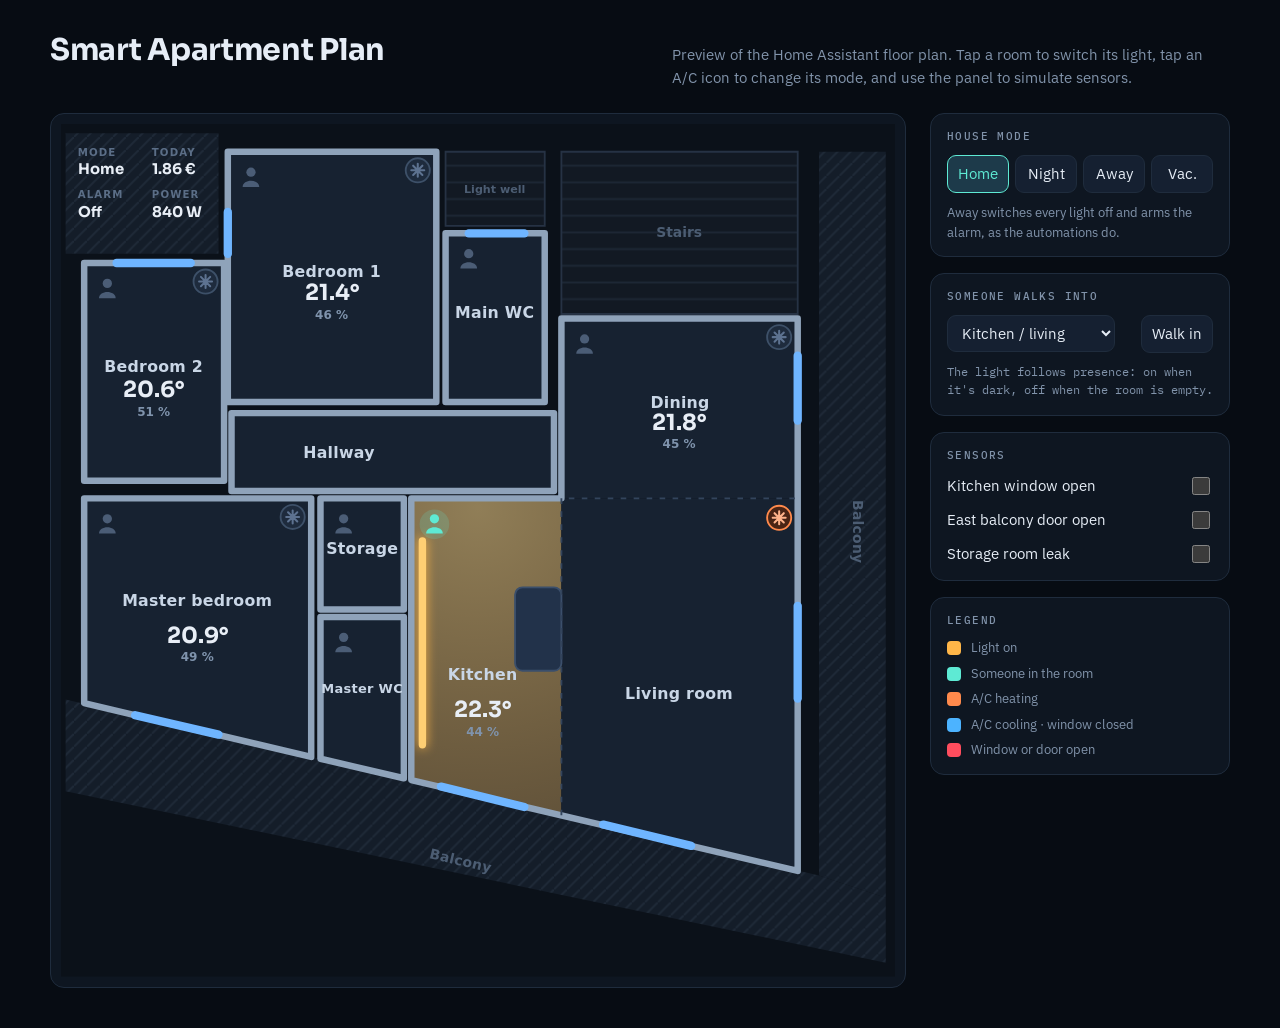
<file: docs/index.html>
<!doctype html>
<meta charset="utf-8">
<meta name="viewport" content="width=device-width, initial-scale=1">
<title>Smart Apartment Plan</title>
<meta name="claude:viewport-fit-sides" content="cover">
<link rel="preconnect" href="https://fonts.googleapis.com">
<link rel="stylesheet" href="https://fonts.googleapis.com/css2?family=Sora:wght@500;600;700&family=IBM+Plex+Sans:wght@400;500;600&family=IBM+Plex+Mono:wght@500&display=swap">
<style>
/* Layout: plan as the hero on the left, a narrow "simulate" rail on the right; stacks on phones. Single dark look, matching the HA dashboard. */
:root{
  --bg:#070c13; --panel:#0e1621; --line:#1f2c3d; --fg:#e6edf6; --muted:#8193aa;
  --amber:#ffb648; --teal:#5eead4; --red:#ff4d5e; --blue:#3aa0ff;
  --display:"Sora", "Segoe UI", system-ui, sans-serif;
  --body:"IBM Plex Sans", "Segoe UI", system-ui, sans-serif;
  --mono:"IBM Plex Mono", ui-monospace, Menlo, monospace;
  color-scheme:dark;
}
html,body{background:var(--bg);color:var(--fg)}
body{font-family:var(--body);font-size:15px;line-height:1.5;padding-left:max(16px,env(safe-area-inset-left,0px));padding-right:max(16px,env(safe-area-inset-right,0px));padding-block:20px 32px}
.wrap{max-width:1180px;margin:0 auto;display:grid;grid-template-columns:minmax(0,1fr) 300px;gap:24px;align-items:start}
header{grid-column:1/-1;display:flex;flex-wrap:wrap;align-items:baseline;justify-content:space-between;gap:8px 24px}
h1{font-family:var(--display);font-size:clamp(22px,3vw,30px);font-weight:700;margin:0;letter-spacing:-.3px;text-wrap:balance}
.sub{color:var(--muted);margin:0;max-width:62ch}
.plan{background:var(--panel);border:1px solid var(--line);border-radius:14px;padding:10px;min-width:0}
.plan svg{display:block;width:100%;height:auto}
#apartment{font-family:var(--body)}
#apartment .temp,#apartment .status-v{font-family:var(--display)}
aside{display:flex;flex-direction:column;gap:16px}
.group{background:var(--panel);border:1px solid var(--line);border-radius:14px;padding:14px 16px;display:flex;flex-direction:column;gap:10px}
.group h2{font-family:var(--mono);font-size:11px;letter-spacing:1.4px;text-transform:uppercase;color:var(--muted);margin:0;font-weight:500}
.row{display:flex;align-items:center;justify-content:space-between;gap:12px}
.row label{cursor:pointer}
select,button{font:inherit;color:var(--fg);background:#152031;border:1px solid var(--line);border-radius:9px;padding:7px 10px}
button{cursor:pointer}
button:hover,select:hover{border-color:#34485f}
:focus-visible{outline:2px solid var(--teal);outline-offset:2px}
.seg{display:grid;grid-template-columns:repeat(4,1fr);gap:6px}
.seg button[aria-pressed="true"]{background:#1d3a4a;border-color:var(--teal);color:var(--teal)}
input[type=checkbox]{width:18px;height:18px;accent-color:var(--teal)}
.hint{color:var(--muted);font-size:13px;margin:0}
.log{font-family:var(--mono);font-size:12px;color:var(--muted);min-height:3.2em;margin:0}
.log b{color:var(--fg);font-weight:500}
.legend{display:grid;grid-template-columns:auto 1fr;gap:6px 10px;font-size:13px;color:var(--muted);align-items:center}
.sw{width:14px;height:14px;border-radius:4px}
@media (max-width:860px){.wrap{grid-template-columns:1fr}}
@media (prefers-reduced-motion:reduce){*{transition:none!important}}
</style>
<style>
/* Interactive apartment plan — styles for ha-floorplan.
   Rules in dashboards/apartment.yaml set the state classes:
   light-on/off, presence-on/off, climate-<hvac mode>, open-on/off, leak-on/off */
#apartment { font-family: Inter, "Segoe UI", system-ui, sans-serif; }
#apartment .bg { fill: #0b1119; }
#apartment .deck { fill: url(#deck); }
#apartment .common { fill: url(#stairs); stroke: #263244; stroke-width: 2; }
#apartment .room { fill: #172231; }
#apartment .wall { fill: none; stroke: #8fa3ba; stroke-width: 7; stroke-linejoin: round; }
#apartment .zone { fill: none; stroke: #33445c; stroke-width: 2; stroke-dasharray: 6 8; }
#apartment .label { fill: #c9d6e6; font-size: 17px; font-weight: 600; letter-spacing: .3px; }
#apartment .label.narrow { font-size: 14px; }
#apartment .label.dim, #apartment .muted { fill: #4c5d73; font-size: 15px; font-weight: 600; }
#apartment .small { font-size: 12px; }

/* lights: the whole room is the switch */
#apartment .light { cursor: pointer; }
#apartment .light .hit { fill: transparent; pointer-events: all; }
#apartment .light .glow { opacity: 0; transition: opacity .45s ease; pointer-events: none; }
#apartment .light.light-on .glow { opacity: .55; }
#apartment .light:hover .hit { fill: rgba(255,255,255,.04); }
#apartment .pendant .fixture { fill: #22324a; stroke: #3b4f6b; stroke-width: 2; pointer-events: none; }
#apartment .pendant.light-on .glow { opacity: 1; }
#apartment .pendant.light-on .fixture { fill: #6b5326; stroke: #ffcf73; }
#apartment .strip .led { fill: #ffcf73; }
#apartment .strip.light-off .led { fill: #2a3a52; opacity: 1; }
#apartment .strip.light-on .led { opacity: 1; filter: drop-shadow(0 0 6px #ffb648); }

/* presence */
#apartment .presence { fill: #4b5d76; transition: fill .3s; }
#apartment .presence .halo { fill: transparent; }
#apartment .presence.presence-on { fill: #5eead4; }
#apartment .presence.presence-on .halo { fill: rgba(94,234,212,.18); animation: breathe 2.4s ease-in-out infinite; }

/* temperature / humidity */
#apartment .temp { fill: #e8eef6; font-size: 24px; font-weight: 700; }
#apartment .hum { fill: #7f93ac; font-size: 13px; font-weight: 600; }

/* A/C units */
#apartment .ac { cursor: pointer; }
#apartment .ac circle { fill: #1e2b3d; stroke: #3d5068; stroke-width: 2; }
#apartment .ac path { stroke: #5d7290; stroke-width: 2.2; stroke-linecap: round; fill: none; }
#apartment .ac.climate-heat circle { fill: #4a2414; stroke: #ff8a4c; }
#apartment .ac.climate-heat path { stroke: #ffb38a; }
#apartment .ac.climate-cool circle { fill: #11314d; stroke: #4cb3ff; }
#apartment .ac.climate-cool path { stroke: #9bd4ff; animation: spin 6s linear infinite; transform-origin: 0 0; }
#apartment .ac.climate-dry circle,
#apartment .ac.climate-fan_only circle { fill: #10352f; stroke: #34d399; }

/* windows & balcony doors */
#apartment .window { stroke-width: 9; stroke-linecap: round; transition: stroke .3s; }
#apartment .window.open-off { stroke: #6fb5ff; }
#apartment .window.open-on { stroke: #ff4d5e; animation: blink 1s steps(2, start) infinite; }

/* leaks */
#apartment .leak { fill: #3aa0ff; opacity: 0; }
#apartment .leak .ring { fill: rgba(58,160,255,.25); }
#apartment .leak.leak-on { opacity: 1; }
#apartment .leak.leak-on .ring { animation: ping 1.2s ease-out infinite; transform-origin: 0 0; }

/* status panel */
#apartment .status-k { fill: #5b6e87; font-size: 11px; font-weight: 700; letter-spacing: 1.2px; }
#apartment .status-v { fill: #e8eef6; font-size: 16px; font-weight: 700; }

@keyframes breathe { 50% { opacity: .35; } }
@keyframes spin { to { transform: rotate(360deg); } }
@keyframes blink { to { opacity: .35; } }
@keyframes ping { from { transform: scale(.6); opacity: 1; } to { transform: scale(1.8); opacity: 0; } }
@media (prefers-reduced-motion: reduce) { #apartment * { animation: none !important; } }

</style>
<div class="wrap">
  <header>
    <h1>Smart Apartment Plan</h1>
    <p class="sub">Preview of the Home Assistant floor plan. Tap a room to switch its light, tap an A/C icon to change its mode, and use the panel to simulate sensors.</p>
  </header>
  <div class="plan"><svg xmlns="http://www.w3.org/2000/svg" viewBox="0 0 900 920" id="apartment">
<defs>
  <radialGradient id="glow" cx="50%" cy="45%" r="70%">
    <stop offset="0" stop-color="#ffd27a" stop-opacity=".95"/>
    <stop offset=".6" stop-color="#ffb648" stop-opacity=".55"/>
    <stop offset="1" stop-color="#ff9f2e" stop-opacity=".25"/>
  </radialGradient>
  <radialGradient id="pendant" r="50%"><stop offset="0" stop-color="#ffe2a3" stop-opacity=".95"/><stop offset="1" stop-color="#ffb648" stop-opacity="0"/></radialGradient>
  <pattern id="deck" patternUnits="userSpaceOnUse" width="14" height="14"><rect width="14" height="14" fill="#141d29"/><path d="M0,14 L14,0" stroke="#1f2a38" stroke-width="2"/></pattern>
  <pattern id="stairs" patternUnits="userSpaceOnUse" width="18" height="18"><rect width="18" height="18" fill="#121923"/><path d="M0,9 H18" stroke="#1d2735" stroke-width="2"/></pattern>

  <clipPath id="clip-antonis_bedroom"><polygon points="180,30 405,30 405,300 180,300"/></clipPath>
  <clipPath id="clip-emmanouela_bedroom"><polygon points="25,150 176,150 176,385 25,385"/></clipPath>
  <clipPath id="clip-main_wc"><polygon points="415,118 522,118 522,300 415,300"/></clipPath>
  <clipPath id="clip-hallway"><polygon points="184,312 532,312 532,396 184,396"/></clipPath>
  <clipPath id="clip-master_bedroom"><polygon points="25,404 270,404 270,683 25,625"/></clipPath>
  <clipPath id="clip-storage"><polygon points="280,404 370,404 370,524 280,524"/></clipPath>
  <clipPath id="clip-master_wc"><polygon points="280,532 370,532 370,706 280,685"/></clipPath>
  <clipPath id="clip-kitchen"><polygon points="378,404 540,404 540,746 378,708"/></clipPath>
  <clipPath id="clip-dining"><polygon points="540,210 795,210 795,404 540,404"/></clipPath>
  <clipPath id="clip-living"><polygon points="540,404 795,404 795,806 540,746"/></clipPath>
  <clipPath id="clip-be"><polygon points="818,30 890,30 890,835 818,812"/></clipPath>
  <clipPath id="clip-bs"><polygon points="5,621 818,811 890,835 890,905 5,720"/></clipPath>
</defs>
<rect class="bg" width="900" height="920"/>
<polygon class="deck" points="5,10 170,10 170,140 5,140"/>
<polygon class="deck" id="area.balcony_east" points="818,30 890,30 890,835 818,811"/>
<polygon class="deck" id="area.balcony_south" points="5,621 818,811 890,835 890,905 5,720"/>
<polygon class="common" points="540,30 795,30 795,205 540,205"/><text class="muted" x="667" y="122" text-anchor="middle">Stairs</text>
<polygon class="common" points="415,30 522,30 522,110 415,110"/><text class="muted small" x="468" y="75" text-anchor="middle">Light well</text>
<g id="rooms">
  <polygon class="room" id="room.antonis_bedroom" points="180,30 405,30 405,300 180,300"/>
  <polygon class="room" id="room.emmanouela_bedroom" points="25,150 176,150 176,385 25,385"/>
  <polygon class="room" id="room.main_wc" points="415,118 522,118 522,300 415,300"/>
  <polygon class="room" id="room.hallway" points="184,312 532,312 532,396 184,396"/>
  <polygon class="room" id="room.master_bedroom" points="25,404 270,404 270,683 25,625"/>
  <polygon class="room" id="room.storage" points="280,404 370,404 370,524 280,524"/>
  <polygon class="room" id="room.master_wc" points="280,532 370,532 370,706 280,685"/>
  <polygon class="room" id="room.kitchen" points="378,404 540,404 540,746 378,708"/>
  <polygon class="room" id="room.dining" points="540,210 795,210 795,404 540,404"/>
  <polygon class="room" id="room.living" points="540,404 795,404 795,806 540,746"/>
</g>
<g id="lights">
  <g id="light.antonis_bedroom_ceiling" class="light light-off"><polygon class="hit" points="180,30 405,30 405,300 180,300"/><rect class="glow" x="0" y="0" width="900" height="920" fill="url(#glow)" clip-path="url(#clip-antonis_bedroom)"/></g>
  <g id="light.emmanouela_bedroom_ceiling" class="light light-off"><polygon class="hit" points="25,150 176,150 176,385 25,385"/><rect class="glow" x="0" y="0" width="900" height="920" fill="url(#glow)" clip-path="url(#clip-emmanouela_bedroom)"/></g>
  <g id="light.master_bedroom_ceiling" class="light light-off"><polygon class="hit" points="25,404 270,404 270,683 25,625"/><rect class="glow" x="0" y="0" width="900" height="920" fill="url(#glow)" clip-path="url(#clip-master_bedroom)"/></g>
  <g id="light.hallway" class="light light-off"><polygon class="hit" points="184,312 532,312 532,396 184,396"/><rect class="glow" x="0" y="0" width="900" height="920" fill="url(#glow)" clip-path="url(#clip-hallway)"/></g>
  <g id="light.main_wc" class="light light-off"><polygon class="hit" points="415,118 522,118 522,300 415,300"/><rect class="glow" x="0" y="0" width="900" height="920" fill="url(#glow)" clip-path="url(#clip-main_wc)"/></g>
  <g id="light.storage" class="light light-off"><polygon class="hit" points="280,404 370,404 370,524 280,524"/><rect class="glow" x="0" y="0" width="900" height="920" fill="url(#glow)" clip-path="url(#clip-storage)"/></g>
  <g id="light.master_wc" class="light light-off"><polygon class="hit" points="280,532 370,532 370,706 280,685"/><rect class="glow" x="0" y="0" width="900" height="920" fill="url(#glow)" clip-path="url(#clip-master_wc)"/></g>
  <g id="light.kitchen_ceiling" class="light light-off"><polygon class="hit" points="378,404 540,404 540,746 378,708"/><rect class="glow" x="0" y="0" width="900" height="920" fill="url(#glow)" clip-path="url(#clip-kitchen)"/></g>
  <g id="light.dining_pendant" class="light light-off"><polygon class="hit" points="540,210 795,210 795,404 540,404"/><rect class="glow" x="0" y="0" width="900" height="920" fill="url(#glow)" clip-path="url(#clip-dining)"/></g>
  <g id="light.living_room_ceiling" class="light light-off"><polygon class="hit" points="540,404 795,404 795,806 540,746"/><rect class="glow" x="0" y="0" width="900" height="920" fill="url(#glow)" clip-path="url(#clip-living)"/></g>
  <g id="light.kitchen_island_pendant" class="light pendant light-off"><circle class="hit" cx="515" cy="545" r="48"/><circle class="glow" cx="515" cy="545" r="70" fill="url(#pendant)"/><rect class="fixture" x="490" y="500" width="50" height="90" rx="8"/></g>
  <g id="light.kitchen_counter_led" class="light strip light-off"><rect class="hit" x="380" y="440" width="26" height="240"/><rect class="glow led" x="386" y="446" width="8" height="228" rx="4"/></g>
  <g id="light.balcony_east" class="light light-off"><polygon class="hit" points="818,30 890,30 890,835 818,812"/><rect class="glow" x="0" y="0" width="900" height="920" fill="url(#glow)" clip-path="url(#clip-be)"/></g>
  <g id="light.balcony_south" class="light light-off"><polygon class="hit" points="5,621 818,811 890,835 890,905 5,720"/><rect class="glow" x="0" y="0" width="900" height="920" fill="url(#glow)" clip-path="url(#clip-bs)"/></g>
</g>
<g id="walls" pointer-events="none">
  <polygon class="wall" points="180,30 405,30 405,300 180,300"/>
  <polygon class="wall" points="25,150 176,150 176,385 25,385"/>
  <polygon class="wall" points="415,118 522,118 522,300 415,300"/>
  <polygon class="wall" points="184,312 532,312 532,396 184,396"/>
  <polygon class="wall" points="25,404 270,404 270,683 25,625"/>
  <polygon class="wall" points="280,404 370,404 370,524 280,524"/>
  <polygon class="wall" points="280,532 370,532 370,706 280,685"/>
  <polygon class="wall" points="540,210 795,210 795,806 378,708 378,404 540,404"/>
  <polyline class="zone" points="540,746 540,404 795,404"/>
</g>
<g id="labels" pointer-events="none">
  <text class="label" x="292" y="165" text-anchor="middle">Bedroom 1</text>
  <text class="label" x="100" y="268" text-anchor="middle">Bedroom 2</text>
  <text class="label" x="468" y="209" text-anchor="middle">Main WC</text>
  <text class="label" x="300" y="360" text-anchor="middle">Hallway</text>
  <text class="label" x="147" y="520" text-anchor="middle">Master bedroom</text>
  <text class="label" x="325" y="464" text-anchor="middle">Storage</text>
  <text class="label narrow" x="325" y="614" text-anchor="middle">Master WC</text>
  <text class="label" x="455" y="600" text-anchor="middle">Kitchen</text>
  <text class="label" x="668" y="307" text-anchor="middle">Dining</text>
  <text class="label" x="667" y="620" text-anchor="middle">Living room</text>
  <text class="label dim" x="855" y="440" text-anchor="middle" transform="rotate(90 855 440)">Balcony</text>
  <text class="label dim" x="430" y="800" text-anchor="middle" transform="rotate(13.2 430 800)">Balcony</text>
</g>
<g id="windows">
  <line id="binary_sensor.antonis_bedroom_window" class="window open-off" x1="180" y1="95" x2="180" y2="140"/>
  <line id="binary_sensor.emmanouela_bedroom_window" class="window open-off" x1="60" y1="150" x2="140" y2="150"/>
  <line id="binary_sensor.main_wc_window" class="window open-off" x1="440" y1="118" x2="500" y2="118"/>
  <line id="binary_sensor.master_bedroom_window" class="window open-off" x1="80" y1="638" x2="170" y2="659"/>
  <line id="binary_sensor.kitchen_window" class="window open-off" x1="410" y1="715" x2="500" y2="737"/>
  <line id="binary_sensor.living_room_window" class="window open-off" x1="795" y1="520" x2="795" y2="620"/>
  <line id="binary_sensor.balcony_east_door" class="window open-off" x1="795" y1="250" x2="795" y2="320"/>
  <line id="binary_sensor.balcony_south_door" class="window open-off" x1="585" y1="756" x2="680" y2="779"/>
</g>
<g id="presence" pointer-events="none">
  <g id="binary_sensor.antonis_bedroom_presence" class="presence presence-off" transform="translate(196 46)"><circle class="halo" cx="9" cy="12" r="16"/><circle cx="9" cy="6" r="5"/><path d="M0,22 C0,13 18,13 18,22 Z"/></g>
  <g id="binary_sensor.emmanouela_bedroom_presence" class="presence presence-off" transform="translate(41 166)"><circle class="halo" cx="9" cy="12" r="16"/><circle cx="9" cy="6" r="5"/><path d="M0,22 C0,13 18,13 18,22 Z"/></g>
  <g id="binary_sensor.master_bedroom_presence" class="presence presence-off" transform="translate(41 420)"><circle class="halo" cx="9" cy="12" r="16"/><circle cx="9" cy="6" r="5"/><path d="M0,22 C0,13 18,13 18,22 Z"/></g>
  <g id="binary_sensor.main_wc_presence" class="presence presence-off" transform="translate(431 134)"><circle class="halo" cx="9" cy="12" r="16"/><circle cx="9" cy="6" r="5"/><path d="M0,22 C0,13 18,13 18,22 Z"/></g>
  <g id="binary_sensor.master_wc_presence" class="presence presence-off" transform="translate(296 548)"><circle class="halo" cx="9" cy="12" r="16"/><circle cx="9" cy="6" r="5"/><path d="M0,22 C0,13 18,13 18,22 Z"/></g>
  <g id="binary_sensor.storage_presence" class="presence presence-off" transform="translate(296 420)"><circle class="halo" cx="9" cy="12" r="16"/><circle cx="9" cy="6" r="5"/><path d="M0,22 C0,13 18,13 18,22 Z"/></g>
  <g id="binary_sensor.kitchen_presence" class="presence presence-off" transform="translate(394 420)"><circle class="halo" cx="9" cy="12" r="16"/><circle cx="9" cy="6" r="5"/><path d="M0,22 C0,13 18,13 18,22 Z"/></g>
  <g id="binary_sensor.dining_presence" class="presence presence-off" transform="translate(556 226)"><circle class="halo" cx="9" cy="12" r="16"/><circle cx="9" cy="6" r="5"/><path d="M0,22 C0,13 18,13 18,22 Z"/></g>
</g>
<g id="climate-text">
  <text id="sensor.antonis_bedroom_temperature" class="temp" x="292" y="190" text-anchor="middle">–°</text>
  <text id="sensor.antonis_bedroom_humidity" class="hum" x="292" y="210" text-anchor="middle">– %</text>
  <text id="sensor.emmanouela_bedroom_temperature" class="temp" x="100" y="295" text-anchor="middle">–°</text>
  <text id="sensor.emmanouela_bedroom_humidity" class="hum" x="100" y="315" text-anchor="middle">– %</text>
  <text id="sensor.master_bedroom_temperature" class="temp" x="147" y="560" text-anchor="middle">–°</text>
  <text id="sensor.master_bedroom_humidity" class="hum" x="147" y="580" text-anchor="middle">– %</text>
  <text id="sensor.kitchen_temperature" class="temp" x="455" y="640" text-anchor="middle">–°</text>
  <text id="sensor.kitchen_humidity" class="hum" x="455" y="660" text-anchor="middle">– %</text>
  <text id="sensor.dining_temperature" class="temp" x="667" y="330" text-anchor="middle">–°</text>
  <text id="sensor.dining_humidity" class="hum" x="667" y="350" text-anchor="middle">– %</text>
</g>
<g id="ac">
  <g id="climate.antonis_bedroom" class="ac climate-off" transform="translate(385 50)"><circle r="13"/><path d="M-7,0 H7 M0,-7 V7 M-5,-5 L5,5 M5,-5 L-5,5"/></g>
  <g id="climate.emmanouela_bedroom" class="ac climate-off" transform="translate(156 170)"><circle r="13"/><path d="M-7,0 H7 M0,-7 V7 M-5,-5 L5,5 M5,-5 L-5,5"/></g>
  <g id="climate.master_bedroom" class="ac climate-off" transform="translate(250 424)"><circle r="13"/><path d="M-7,0 H7 M0,-7 V7 M-5,-5 L5,5 M5,-5 L-5,5"/></g>
  <g id="climate.living_room" class="ac climate-off" transform="translate(775 425)"><circle r="13"/><path d="M-7,0 H7 M0,-7 V7 M-5,-5 L5,5 M5,-5 L-5,5"/></g>
  <g id="climate.kitchen_dining" class="ac climate-off" transform="translate(775 230)"><circle r="13"/><path d="M-7,0 H7 M0,-7 V7 M-5,-5 L5,5 M5,-5 L-5,5"/></g>
</g>
<g id="leaks" pointer-events="none">
  <g id="binary_sensor.storage_leak" class="leak leak-off" transform="translate(325 500)"><circle class="ring" r="24"/><path d="M0,-16 C6,-6 11,0 11,6 A11,11 0 0 1 -11,6 C-11,0 -6,-6 0,-16 Z"/></g>
  <g id="binary_sensor.kitchen_sink_leak" class="leak leak-off" transform="translate(470 700)"><circle class="ring" r="24"/><path d="M0,-16 C6,-6 11,0 11,6 A11,11 0 0 1 -11,6 C-11,0 -6,-6 0,-16 Z"/></g>
</g>
<g id="status">
  <text class="status-k" x="18" y="34">MODE</text><text id="input_select.house_mode" class="status-v" x="18" y="54">–</text>
  <text class="status-k" x="18" y="80">ALARM</text><text id="alarm_control_panel.home" class="status-v alarm" x="18" y="100">–</text>
  <text class="status-k" x="98" y="80">POWER</text><text id="sensor.mains_power" class="status-v" x="98" y="100">–</text>
  <text class="status-k" x="98" y="34">TODAY</text><text id="sensor.electricity_cost_today" class="status-v" x="98" y="54">–</text>
</g>
</svg></div>
  <aside>
    <div class="group">
      <h2>House mode</h2>
      <div class="seg" id="modes">
        <button type="button" data-mode="Home" aria-pressed="true">Home</button>
        <button type="button" data-mode="Night" aria-pressed="false">Night</button>
        <button type="button" data-mode="Away" aria-pressed="false">Away</button>
        <button type="button" data-mode="Vacation" aria-pressed="false">Vac.</button>
      </div>
      <p class="hint">Away switches every light off and arms the alarm, as the automations do.</p>
    </div>
    <div class="group">
      <h2>Someone walks into</h2>
      <div class="row">
        <select id="walk" aria-label="Room">
          <option value="kitchen">Kitchen / living</option>
          <option value="dining">Dining (front door)</option>
          <option value="antonis_bedroom">Bedroom 1</option>
          <option value="emmanouela_bedroom">Bedroom 2</option>
          <option value="master_bedroom">Master bedroom</option>
          <option value="main_wc">Main WC</option>
          <option value="master_wc">Master WC</option>
          <option value="storage">Storage</option>
        </select>
        <button type="button" id="go">Walk in</button>
      </div>
      <p class="log" id="log">The light follows presence: on when it's dark, off when the room is empty.</p>
    </div>
    <div class="group">
      <h2>Sensors</h2>
      <div class="row"><label for="w-kitchen">Kitchen window open</label><input type="checkbox" id="w-kitchen"></div>
      <div class="row"><label for="w-east">East balcony door open</label><input type="checkbox" id="w-east"></div>
      <div class="row"><label for="leak">Storage room leak</label><input type="checkbox" id="leak"></div>
    </div>
    <div class="group">
      <h2>Legend</h2>
      <div class="legend">
        <span class="sw" style="background:var(--amber)"></span><span>Light on</span>
        <span class="sw" style="background:var(--teal)"></span><span>Someone in the room</span>
        <span class="sw" style="background:#ff8a4c"></span><span>A/C heating</span>
        <span class="sw" style="background:#4cb3ff"></span><span>A/C cooling · window closed</span>
        <span class="sw" style="background:var(--red)"></span><span>Window or door open</span>
      </div>
    </div>
  </aside>
</div>
<script>
(function(){
  const $ = (s) => document.querySelector(s);
  const byId = (id) => document.getElementById(id);
  const setClass = (id, re, cls) => { const el = byId(id); if (!el) return; el.setAttribute('class', el.getAttribute('class').replace(re, cls)); };
  const isOn = (id) => /light-on/.test(byId(id).getAttribute('class'));
  const light = (id, on) => setClass(id, /light-(on|off)/, on ? 'light-on' : 'light-off');
  const log = (html) => { $('#log').innerHTML = html; };
  const NM = {antonis_bedroom:"Bedroom 1", emmanouela_bedroom:"Bedroom 2", master_bedroom:'Master bedroom', main_wc:'Main WC', master_wc:'Master WC', kitchen_dining:'Kitchen / dining', living_room:'Living room'};
  const nm = (k) => NM[k] || k.replace(/_/g,' ');

  // Example readings
  const temps = {antonis_bedroom:[21.4,46], emmanouela_bedroom:[20.6,51], master_bedroom:[20.9,49], kitchen:[22.3,44], dining:[21.8,45]};
  for (const [r,[t,h]] of Object.entries(temps)) {
    const tt = byId('sensor.'+r+'_temperature'), hh = byId('sensor.'+r+'_humidity');
    if (tt) tt.textContent = t.toFixed(1)+'°'; if (hh) hh.textContent = h+' %';
  }
  const status = {'input_select.house_mode':'Home','alarm_control_panel.home':'Off','sensor.mains_power':'840 W','sensor.electricity_cost_today':'1.86 €'};
  const paint = () => { for (const [k,v] of Object.entries(status)) byId(k).textContent = v; };
  paint();
  light('light.kitchen_ceiling', true); light('light.kitchen_counter_led', true);
  setClass('binary_sensor.kitchen_presence', /presence-(on|off)/, 'presence-on');
  setClass('climate.living_room', /climate-\w+/, 'climate-heat');

  // Tap a room / lamp to toggle
  document.querySelectorAll('#apartment .light').forEach(g => {
    g.setAttribute('tabindex','0'); g.setAttribute('role','button');
    g.setAttribute('aria-label', nm(g.id.replace('light.','').replace('_ceiling','')));
    const t = () => { const on = !isOn(g.id); light(g.id, on); log('<b>'+g.getAttribute('aria-label')+'</b> '+(on?'on':'off')+'.'); };
    g.addEventListener('click', t);
    g.addEventListener('keydown', e => { if (e.key==='Enter'||e.key===' ') { e.preventDefault(); t(); } });
  });
  // A/C cycles off → heat → cool → dry
  const modes = ['off','heat','cool','dry'];
  document.querySelectorAll('#apartment .ac').forEach(g => {
    g.addEventListener('click', () => {
      const cur = (g.getAttribute('class').match(/climate-(\w+)/)||[])[1] || 'off';
      const next = modes[(modes.indexOf(cur)+1) % modes.length];
      setClass(g.id, /climate-\w+/, 'climate-'+next);
      log('<b>'+nm(g.id.replace('climate.',''))+'</b> A/C: '+next+'.');
    });
  });

  // Presence simulation
  const roomLight = {kitchen:'light.kitchen_ceiling', dining:'light.dining_pendant', antonis_bedroom:'light.antonis_bedroom_ceiling',
    emmanouela_bedroom:'light.emmanouela_bedroom_ceiling', master_bedroom:'light.master_bedroom_ceiling', main_wc:'light.main_wc', master_wc:'light.master_wc', storage:'light.storage'};
  const timers = {};
  $('#go').addEventListener('click', () => {
    const r = $('#walk').value, pid = 'binary_sensor.'+r+'_presence', mode = status['input_select.house_mode'];
    setClass(pid, /presence-(on|off)/, 'presence-on');
    let msg = 'Presence in <b>'+nm(r)+'</b>. ';
    if (mode === 'Away' || mode === 'Vacation') msg += 'Nobody should be home: in Away the alarm would trigger.';
    else if (mode === 'Night' && /bedroom/.test(r)) msg += 'Night mode: bedroom light stays off.';
    else if (mode === 'Night' && r === 'kitchen') { light('light.kitchen_counter_led', true); msg += 'Night mode: only the counter LED.'; }
    else if (mode === 'Night' && (r === 'main_wc' || r === 'master_wc')) { light(roomLight[r], true); light('light.hallway', true); msg += 'Night path: hallway on too.'; }
    else { light(roomLight[r], true); msg += 'Light on.'; }
    log(msg + ' Empties in 8 s.');
    clearTimeout(timers[r]);
    timers[r] = setTimeout(() => {
      setClass(pid, /presence-(on|off)/, 'presence-off'); light(roomLight[r], false);
      if (r === 'kitchen') light('light.kitchen_counter_led', false);
      if (r === 'main_wc' || r === 'master_wc') light('light.hallway', false);
      log('<b>'+nm(r)+'</b> empty, light off.');
    }, 8000);
  });

  // House mode
  document.querySelectorAll('#modes button').forEach(b => b.addEventListener('click', () => {
    document.querySelectorAll('#modes button').forEach(x => x.setAttribute('aria-pressed', String(x === b)));
    const m = b.dataset.mode; status['input_select.house_mode'] = m;
    status['alarm_control_panel.home'] = {Home:'Off', Night:'Night', Away:'Away', Vacation:'Away'}[m];
    if (m === 'Away' || m === 'Vacation') {
      document.querySelectorAll('#apartment .light').forEach(g => light(g.id, false));
      document.querySelectorAll('#apartment .ac').forEach(g => setClass(g.id, /climate-\w+/, 'climate-off'));
      status['sensor.mains_power'] = '95 W';
    } else if (m === 'Night') {
      ['light.kitchen_ceiling','light.kitchen_island_pendant','light.kitchen_counter_led','light.dining_pendant','light.living_room_ceiling','light.hallway','light.balcony_east','light.balcony_south'].forEach(id => light(id,false));
      status['sensor.mains_power'] = '310 W';
    } else status['sensor.mains_power'] = '840 W';
    paint(); log('House mode: <b>'+m+'</b>.');
  }));

  // Sensors
  const win = (box, id) => byId(box).addEventListener('change', e => setClass(id, /open-(on|off)/, e.target.checked ? 'open-on' : 'open-off'));
  win('w-kitchen','binary_sensor.kitchen_window'); win('w-east','binary_sensor.balcony_east_door');
  byId('leak').addEventListener('change', e => {
    setClass('binary_sensor.storage_leak', /leak-(on|off)/, e.target.checked ? 'leak-on' : 'leak-off');
    if (e.target.checked) { light('light.storage', true); log('<b>Leak</b> in the storage room: washer cut off, light on, alert every 5 min.'); }
  });
})();
</script>
</file>
